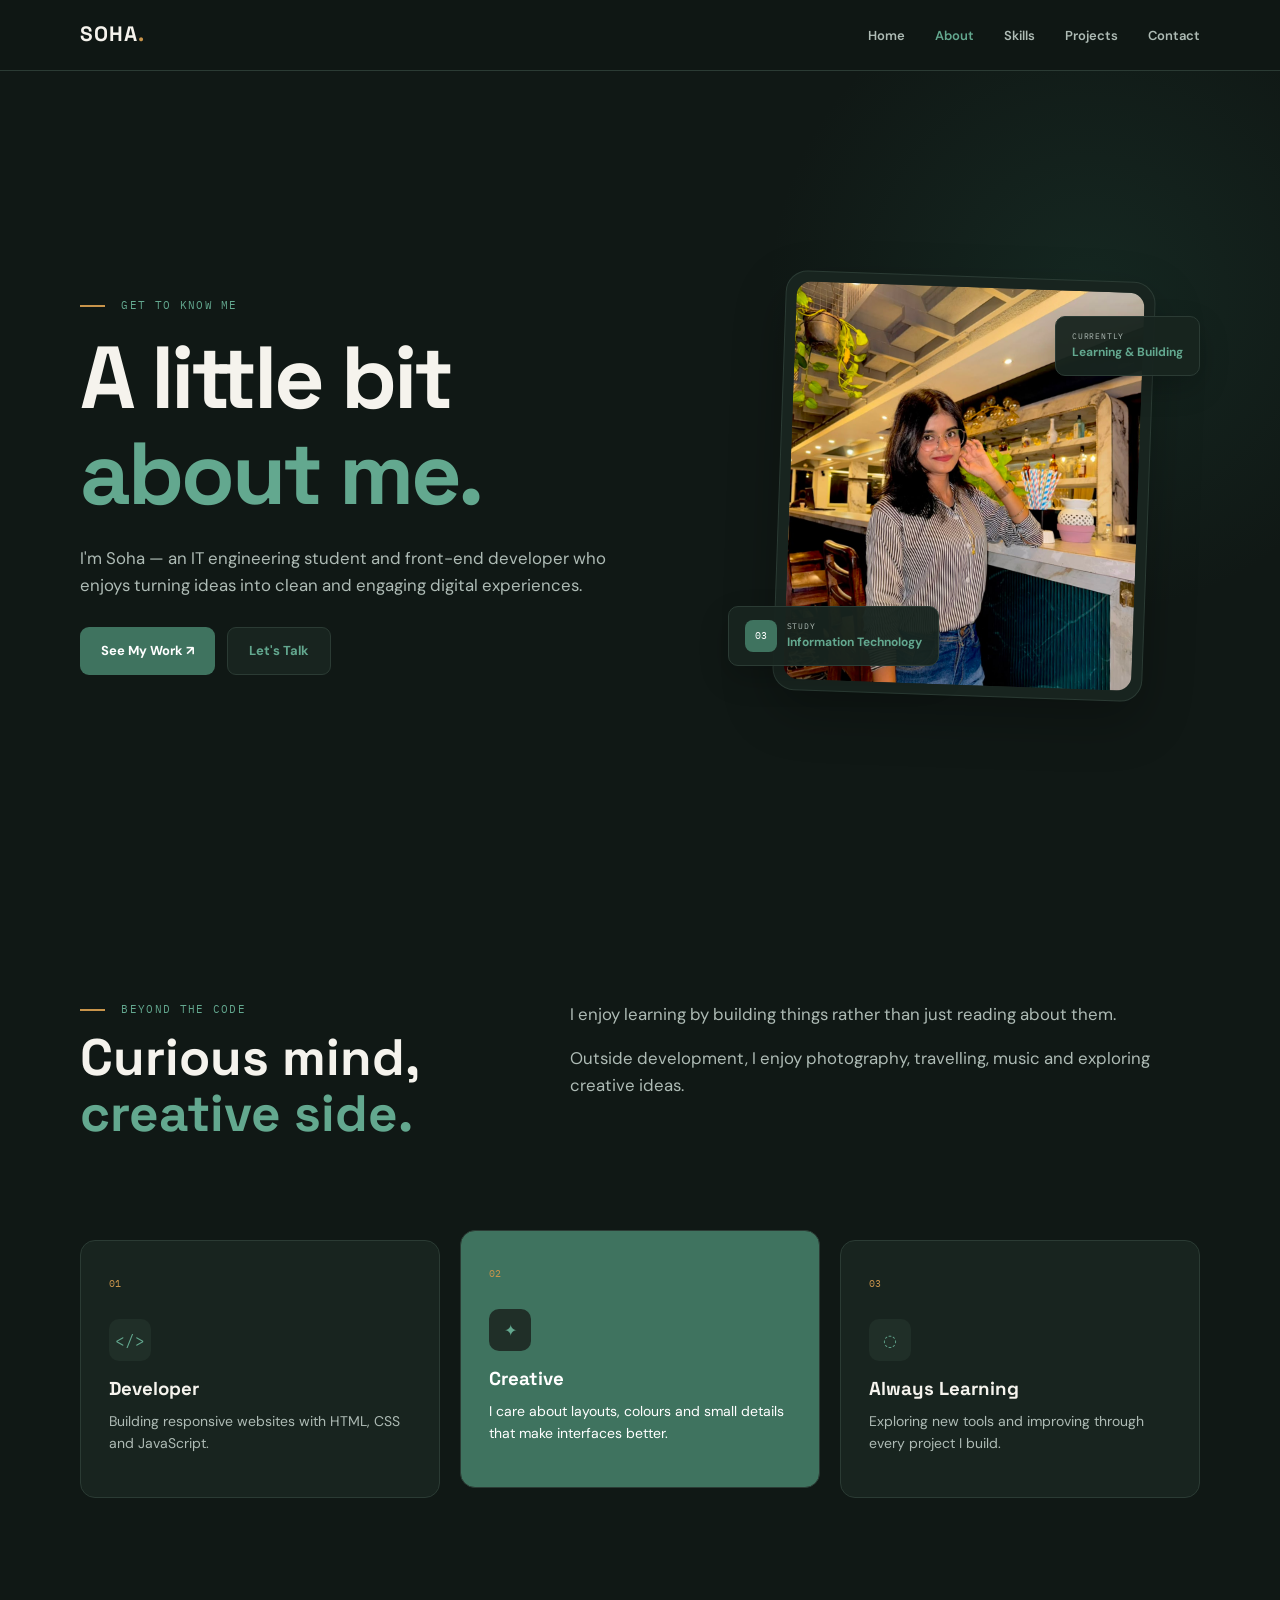
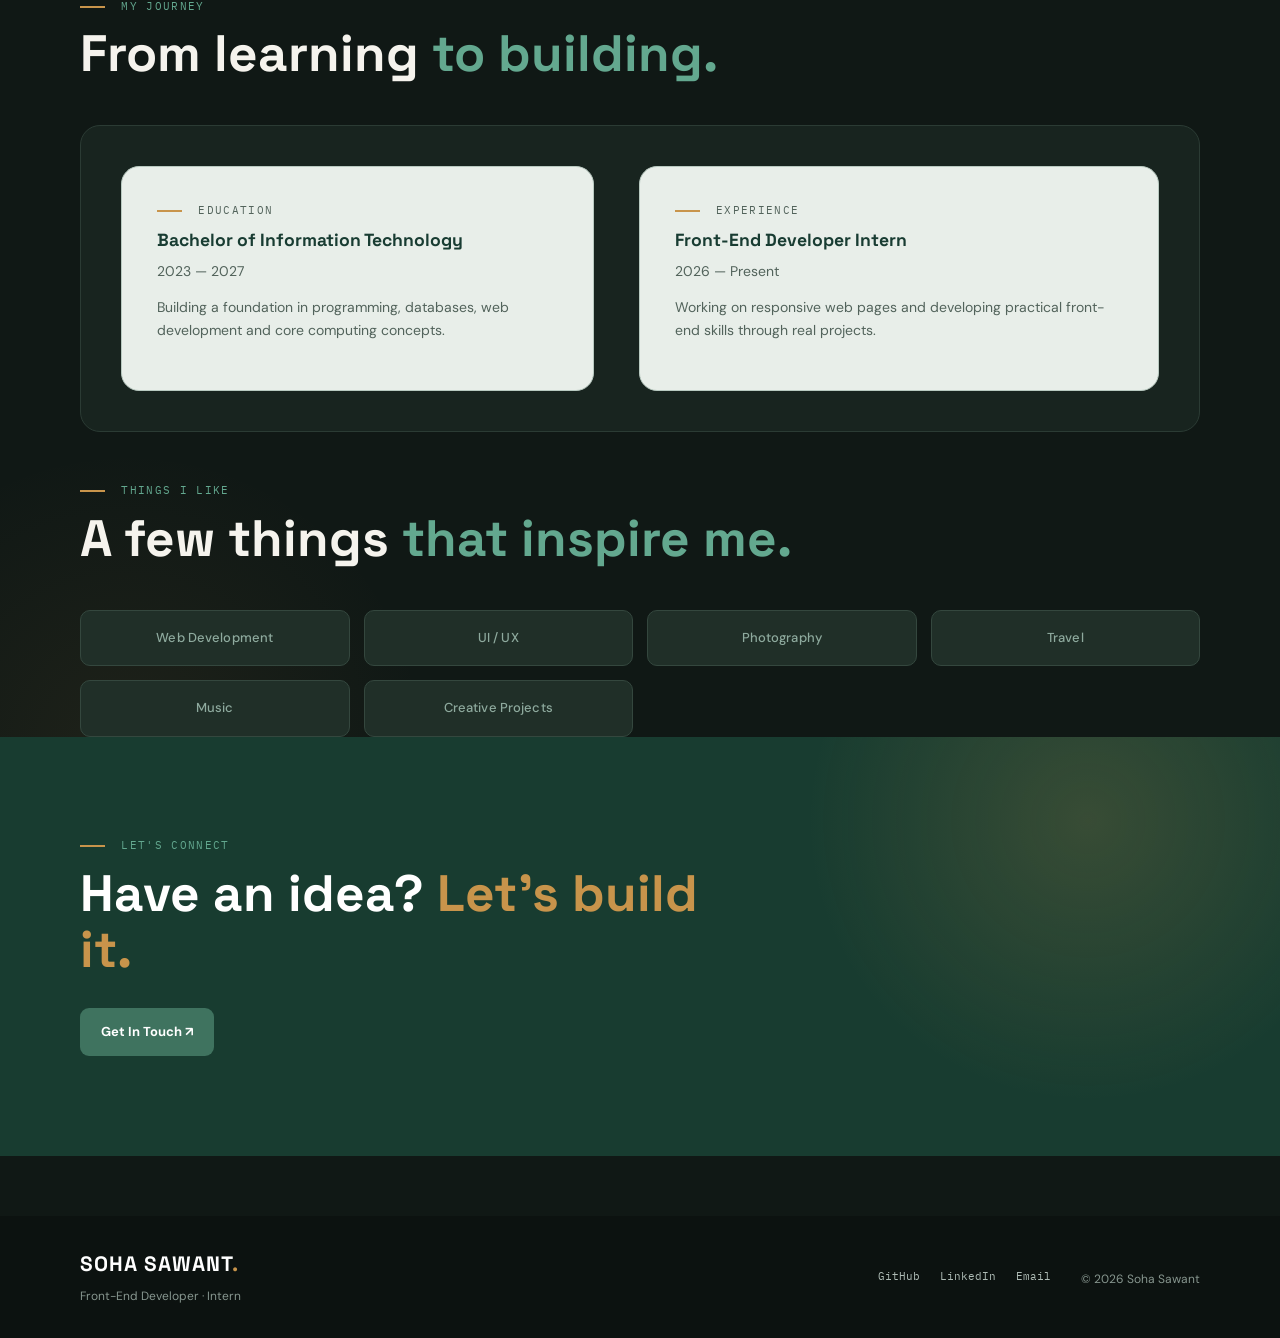
<file: about.html>
<!DOCTYPE html>
<html lang="en">
<head>
  <meta charset="UTF-8" />
  <meta name="viewport" content="width=device-width, initial-scale=1.0" />

  <title>About — Soha Sawant</title>

  <meta
    name="description"
    content="About Soha Sawant — IT engineering student and front-end developer."
  />

  <link rel="preconnect" href="https://fonts.googleapis.com">
  <link rel="preconnect" href="https://fonts.gstatic.com" crossorigin>

  <link
    href="https://fonts.googleapis.com/css2?family=DM+Sans:wght@400;500;600;700&family=Space+Grotesk:wght@500;600;700&family=IBM+Plex+Mono:wght@400;500&display=swap"
    rel="stylesheet"
  >

  <link rel="stylesheet" href="css/style.css" />
</head>

<body>

<!-- ================= NAVIGATION ================= -->

<nav class="site-nav">

  <div class="wrap nav-inner">

    <a href="index.html" class="brand">
      SOHA<span>.</span>
    </a>

    <ul class="nav-links">

      <li><a href="index.html">Home</a></li>

      <li><a href="about.html" aria-current="page">About</a></li>

      <li><a href="skills.html">Skills</a></li>

      <li><a href="projects.html">Projects</a></li>

      <li><a href="contact.html">Contact</a></li>

    </ul>

    <button
      class="hamburger"
      aria-label="Toggle menu"
      type="button"
    >
      <span></span>
      <span></span>
      <span></span>
    </button>

  </div>

</nav>


<main>

<!-- ================= ABOUT HERO ================= -->

<section class="hero about-hero">

  <div class="wrap hero-grid">

    <div class="hero-content">

      <p class="eyebrow">
        Get to know me
      </p>

      <h1>
        A little bit
        <span>about me.</span>
      </h1>

      <p class="tagline">
        I'm Soha — an IT engineering student and
        front-end developer who enjoys turning ideas
        into clean and engaging digital experiences.
      </p>

      <div class="cta-row">

        <a
          href="projects.html"
          class="btn btn-primary"
        >
          See My Work ↗
        </a>

        <a
          href="contact.html"
          class="btn btn-ghost"
        >
          Let's Talk
        </a>

      </div>

    </div>


    <!-- ABOUT VISUAL -->

    <div class="hero-visual">

      <div class="hero-photo">

        <img
          src="images/myimage.jpg.jpeg"
          alt="Soha Sawant"
        />

      </div>

      <div class="floating-card card-top">

        <span class="floating-label">
          CURRENTLY
        </span>

        <strong>
          Learning & Building
        </strong>

      </div>

      <div class="floating-card card-bottom">

        <span class="floating-number">
          03
        </span>

        <div>

          <small>STUDY</small>

          <strong>
            Information Technology
          </strong>

        </div>

      </div>

    </div>

  </div>

</section>


<!-- ================= QUICK FACTS ================= -->

<section class="intro-section">

  <div class="wrap">

    <div class="intro-grid">

      <div>

        <p class="eyebrow">
          Beyond the Code
        </p>

        <h2>
          Curious mind,
          <span>creative side.</span>
        </h2>

      </div>

      <div class="intro-copy">

        <p>
          I enjoy learning by building things rather than
          just reading about them.
        </p>

        <p>
          Outside development, I enjoy photography,
          travelling, music and exploring creative ideas.
        </p>

      </div>

    </div>


    <!-- INFO CARDS -->

    <div class="feature-grid">

      <article class="feature-card">

        <span class="feature-number">
          01
        </span>

        <div class="feature-icon">
          &lt;/&gt;
        </div>

        <h3>
          Developer
        </h3>

        <p>
          Building responsive websites with
          HTML, CSS and JavaScript.
        </p>

      </article>


      <article class="feature-card featured">

        <span class="feature-number">
          02
        </span>

        <div class="feature-icon">
          ✦
        </div>

        <h3>
          Creative
        </h3>

        <p>
          I care about layouts, colours and
          small details that make interfaces better.
        </p>

      </article>


      <article class="feature-card">

        <span class="feature-number">
          03
        </span>

        <div class="feature-icon">
          ◌
        </div>

        <h3>
          Always Learning
        </h3>

        <p>
          Exploring new tools and improving
          through every project I build.
        </p>

      </article>

    </div>

  </div>

</section>


<!-- ================= JOURNEY ================= -->

<section>

  <div class="wrap">

    <div class="section-head">

      <p class="eyebrow">
        My Journey
      </p>

      <h2>
        From learning
        <span>to building.</span>
      </h2>

    </div>


    <div class="about-grid">

      <div>

        <p class="eyebrow">
          Education
        </p>

        <h3>
          Bachelor of Information Technology
        </h3>

        <p class="muted">
          2023 — 2027
        </p>

        <p class="muted">
          Building a foundation in programming,
          databases, web development and core
          computing concepts.
        </p>

      </div>


      <div>

        <p class="eyebrow">
          Experience
        </p>

        <h3>
          Front-End Developer Intern
        </h3>

        <p class="muted">
          2026 — Present
        </p>

        <p class="muted">
          Working on responsive web pages and
          developing practical front-end skills
          through real projects.
        </p>

      </div>

    </div>

  </div>

</section>


<!-- ================= INTERESTS ================= -->

<section>

  <div class="wrap">

    <div class="section-head">

      <p class="eyebrow">
        Things I Like
      </p>

      <h2>
        A few things
        <span>that inspire me.</span>
      </h2>

    </div>

    <div class="interest-tags">

      <span>Web Development</span>

      <span>UI / UX</span>

      <span>Photography</span>

      <span>Travel</span>

      <span>Music</span>
      
      <span>Creative Projects</span>

    </div>

  </div>

</section>


<!-- ================= CTA ================= -->

<section class="home-cta">

  <div class="wrap">

    <p class="eyebrow">
      Let's Connect
    </p>

    <h2>
      Have an idea?
      <span>Let's build it.</span>
    </h2>

    <a
      href="contact.html"
      class="btn btn-primary"
    >
      Get In Touch ↗
    </a>

  </div>

</section>

</main>


<!-- ================= FOOTER ================= -->

<footer>

  <div class="wrap footer-inner">

    <div>

      <a href="index.html" class="footer-brand">
        SOHA SAWANT<span>.</span>
      </a>

      <p>
        Front-End Developer · Intern
      </p>

    </div>

    <div class="social-row">

      <a
        href="https://github.com/sohaa01"
        target="_blank"
        rel="noopener"
      >
        GitHub
      </a>

      <a
        href="https://linkedin.com/in/soha-sawant-56a708376"
        target="_blank"
        rel="noopener"
      >
        LinkedIn
      </a>

      <a href="mailto:sawantsoha035@gmail.com">
        Email
      </a>

    </div>

    <p class="copyright">
      © 2026 Soha Sawant
    </p>

  </div>

</footer>


<script src="js/main.js"></script>

</body>
</html>
</file>
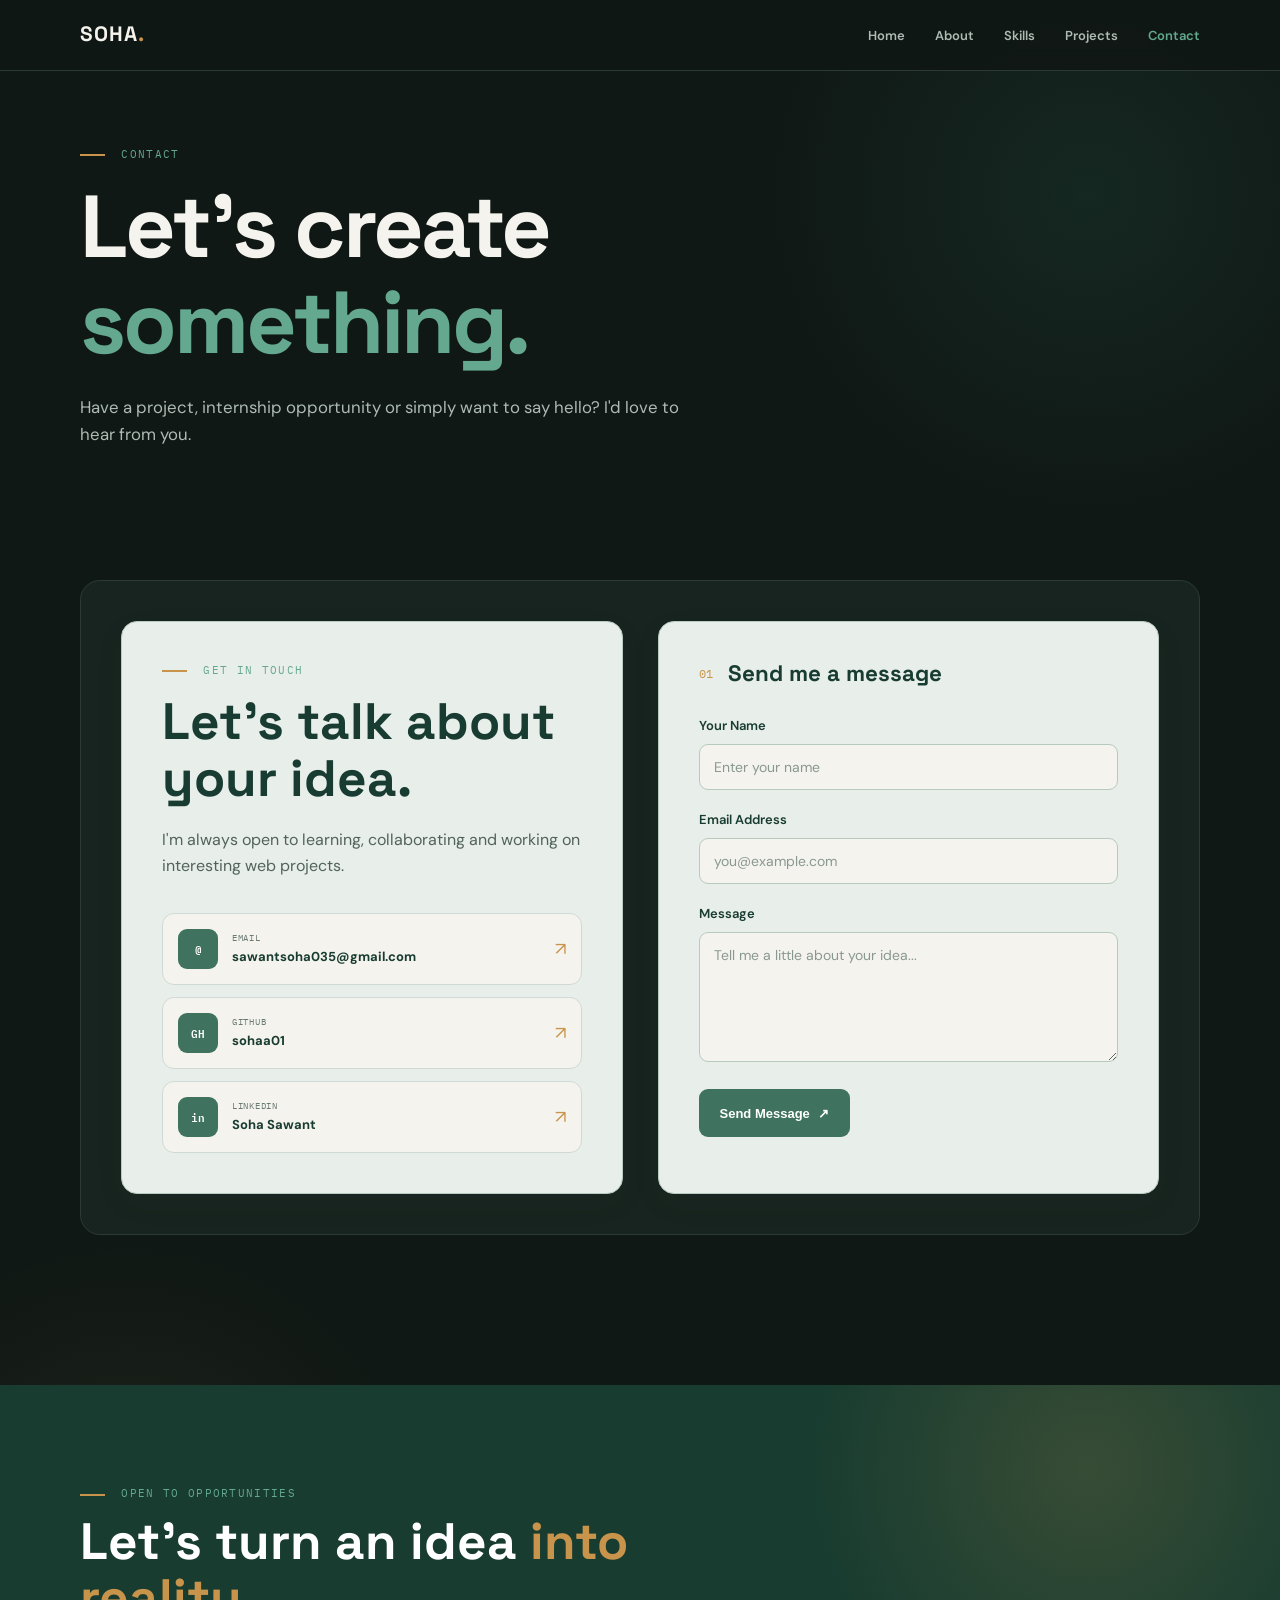
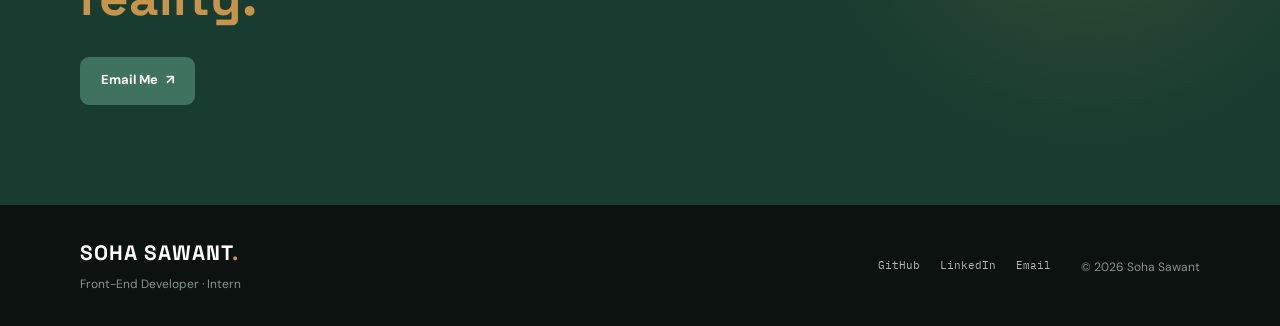
<file: contact.html>
<!DOCTYPE html>
<html lang="en">
<head>
<meta charset="UTF-8" />
<meta name="viewport" content="width=device-width, initial-scale=1.0" />

<title>Contact — Soha</title>

<link rel="preconnect" href="https://fonts.googleapis.com">
<link rel="preconnect" href="https://fonts.gstatic.com" crossorigin>

<link
  href="https://fonts.googleapis.com/css2?family=Space+Grotesk:wght@500;600;700&family=DM+Sans:wght@400;500;600;700&family=IBM+Plex+Mono:wght@400;500&display=swap"
  rel="stylesheet"
>

<link rel="stylesheet" href="css/style.css" />
</head>

<body>

<!-- ================= NAVIGATION ================= -->

<nav class="site-nav">

  <div class="wrap nav-inner">

    <a href="index.html" class="brand">
      SOHA<span>.</span>
    </a>

    <ul class="nav-links">

      <li>
        <a href="index.html">Home</a>
      </li>

      <li>
        <a href="about.html">About</a>
      </li>

      <li>
        <a href="skills.html">Skills</a>
      </li>

      <li>
        <a href="projects.html">Projects</a>
      </li>

      <li>
        <a href="contact.html" aria-current="page">Contact</a>
      </li>

    </ul>

    <button
      class="hamburger"
      aria-label="Toggle menu"
      type="button"
    >
      <span></span>
      <span></span>
      <span></span>
    </button>

  </div>

</nav>


<!-- ================= CONTACT HEADER ================= -->

<header class="page-header wrap">

  <p class="eyebrow">
    Contact
  </p>

  <h1>
    Let's create
    <span>something.</span>
  </h1>

  <p class="contact-intro">
    Have a project, internship opportunity or simply want to say hello?
    I'd love to hear from you.
  </p>

</header>


<!-- ================= CONTACT SECTION ================= -->

<section class="wrap contact-section">

  <div class="contact-grid">


    <!-- LEFT SIDE -->

    <div class="contact-card">

      <p class="eyebrow">
        Get in touch
      </p>

      <h2>
        Let's talk about
        <span>your idea.</span>
      </h2>

      <p class="contact-description">
        I'm always open to learning, collaborating and working
        on interesting web projects.
      </p>


      <div class="contact-details">

        <a
          href="mailto:sawantsoha035@gmail.com"
          class="contact-item"
        >

          <div class="contact-icon">
            @
          </div>

          <div>
            <small>Email</small>
            <strong>sawantsoha035@gmail.com</strong>
          </div>

          <span class="contact-arrow">↗</span>

        </a>


        <a
          href="https://github.com/sohaa01"
          target="_blank"
          rel="noopener"
          class="contact-item"
        >

          <div class="contact-icon">
            GH
          </div>

          <div>
            <small>GitHub</small>
            <strong>sohaa01</strong>
          </div>

          <span class="contact-arrow">↗</span>

        </a>


        <a
          href="https://linkedin.com/in/soha-sawant-56a708376"
          target="_blank"
          rel="noopener"
          class="contact-item"
        >

          <div class="contact-icon">
            in
          </div>

          <div>
            <small>LinkedIn</small>
            <strong>Soha Sawant</strong>
          </div>

          <span class="contact-arrow">↗</span>

        </a>

      </div>

    </div>


    <!-- RIGHT SIDE FORM -->

    <div class="contact-form-card">

      <div class="form-heading">

        <span>01</span>

        <h3>
          Send me a message
        </h3>

      </div>


      <form id="contact-form" novalidate>


        <div class="field">

          <label for="name">
            Your Name
          </label>

          <input
            type="text"
            id="name"
            name="name"
            placeholder="Enter your name"
          />

          <p class="error-msg">
            Please enter your full name.
          </p>

        </div>


        <div class="field">

          <label for="email">
            Email Address
          </label>

          <input
            type="email"
            id="email"
            name="email"
            placeholder="you@example.com"
          />

          <p class="error-msg">
            Please enter a valid email address.
          </p>

        </div>


        <div class="field">

          <label for="message">
            Message
          </label>

          <textarea
            id="message"
            name="message"
            rows="5"
            placeholder="Tell me a little about your idea..."
          ></textarea>

          <p class="error-msg">
            Message should be at least 10 characters.
          </p>

        </div>


        <button
          type="submit"
          class="btn btn-primary"
        >
          Send Message
          <span>↗</span>
        </button>


        <p
          id="form-status"
          class="form-status"
        ></p>

      </form>

    </div>

  </div>

</section>


<!-- ================= CTA ================= -->

<section class="home-cta contact-cta">

  <div class="wrap">

    <p class="eyebrow">
      Open to opportunities
    </p>

    <h2>
      Let's turn an idea
      <span>into reality.</span>
    </h2>

    <a
      href="mailto:sawantsoha035@gmail.com"
      class="btn btn-primary"
    >
      Email Me
      <span>↗</span>
    </a>

  </div>

</section>


<!-- ================= FOOTER ================= -->

<footer>

  <div class="wrap footer-inner">

    <div>

      <a
        href="index.html"
        class="footer-brand"
      >
        SOHA SAWANT<span>.</span>
      </a>

      <p>
        Front-End Developer · Intern
      </p>

    </div>


    <div class="social-row">

      <a
        href="https://github.com/sohaa01"
        target="_blank"
        rel="noopener"
      >
        GitHub
      </a>

      <a
        href="https://linkedin.com/in/soha-sawant-56a708376"
        target="_blank"
        rel="noopener"
      >
        LinkedIn
      </a>

      <a href="mailto:sawantsoha035@gmail.com">
        Email
      </a>

    </div>


    <p class="copyright">
      © 2026 Soha Sawant
    </p>

  </div>

</footer>


<script src="js/main.js"></script>

</body>
</html>
</file>
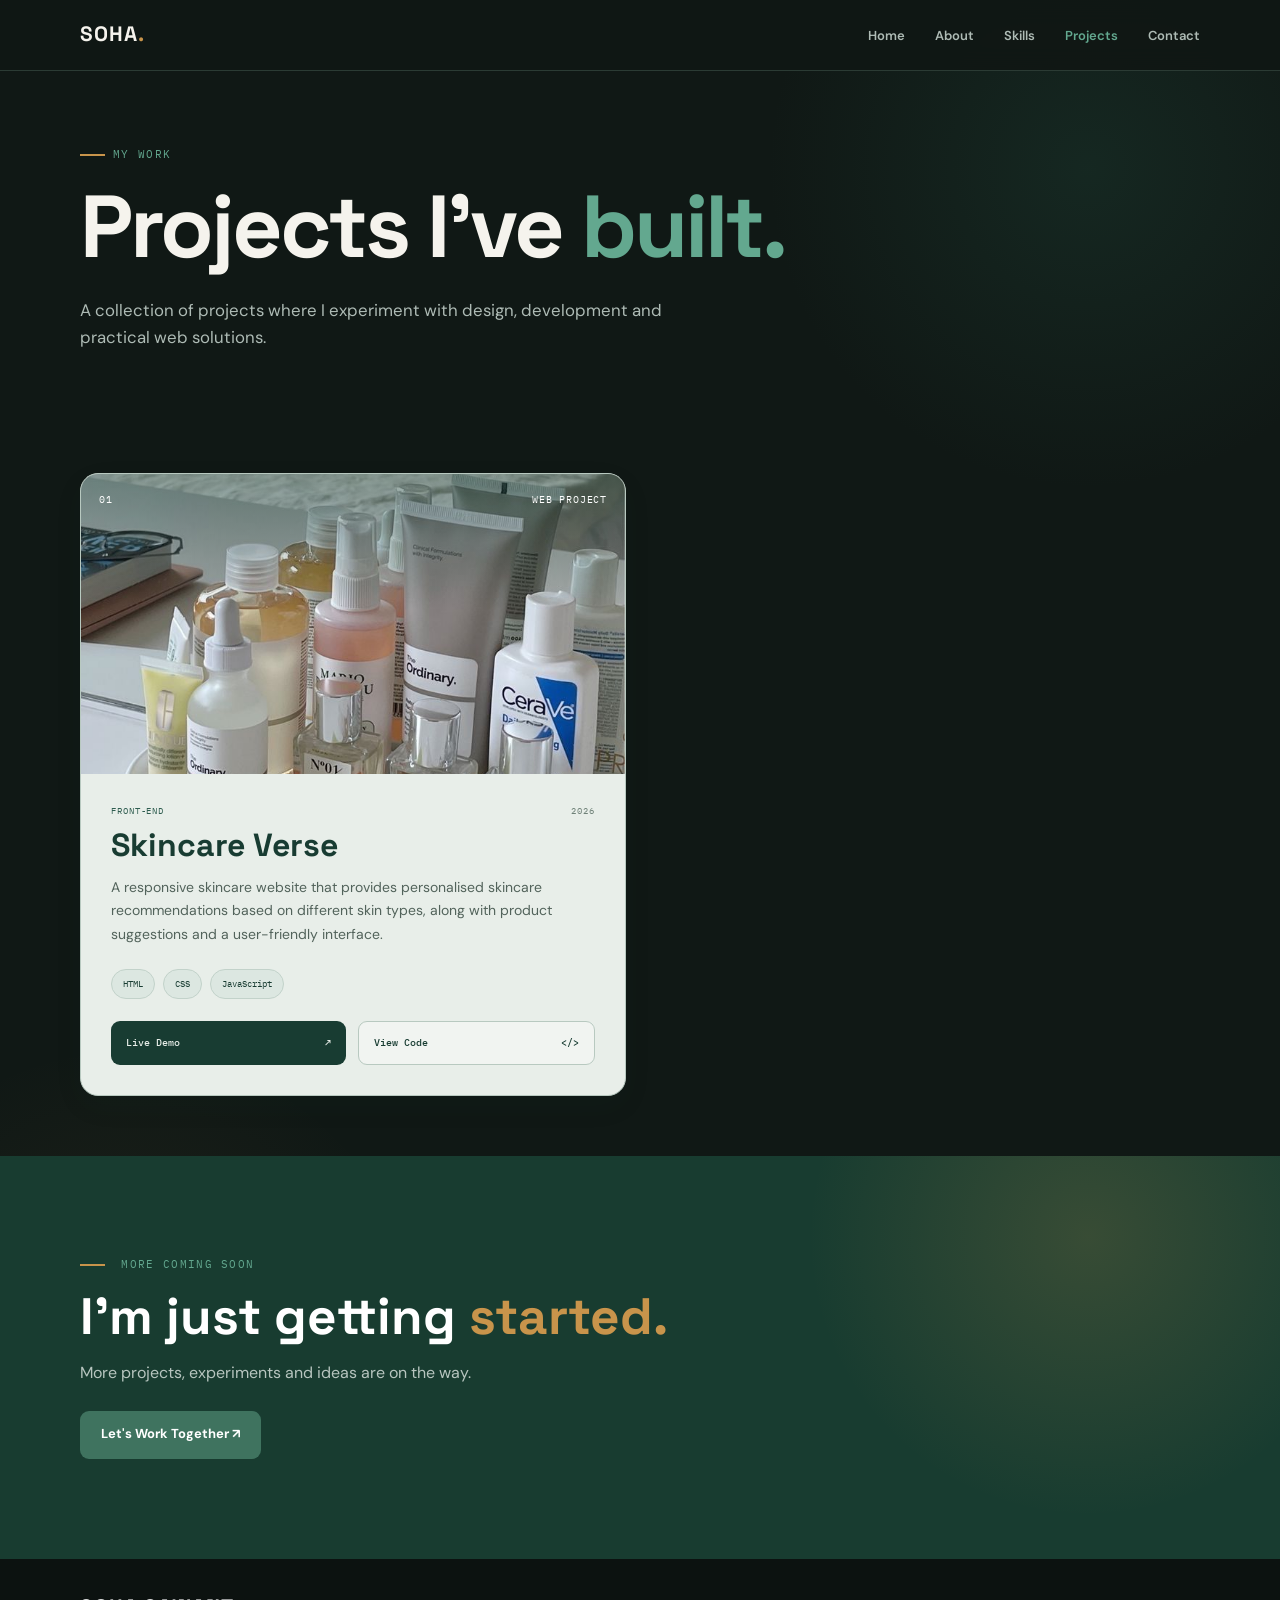
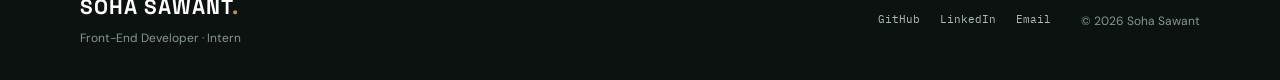
<file: projects.html>
<!DOCTYPE html>
<html lang="en">
<head>
<meta charset="UTF-8" />
<meta name="viewport" content="width=device-width, initial-scale=1.0" />

<title>Projects — Soha</title>

<link rel="preconnect" href="https://fonts.googleapis.com">
<link rel="preconnect" href="https://fonts.gstatic.com" crossorigin>

<link
  href="https://fonts.googleapis.com/css2?family=DM+Sans:wght@400;500;600;700&family=Space+Grotesk:wght@500;600;700&family=IBM+Plex+Mono:wght@400;500&display=swap"
  rel="stylesheet"
>

<link rel="stylesheet" href="css/style.css" />
</head>

<body>

<!-- ================= NAVIGATION ================= -->

<nav class="site-nav">

  <div class="wrap nav-inner">

    <a href="index.html" class="brand">
      SOHA<span>.</span>
    </a>

    <ul class="nav-links">

      <li>
        <a href="index.html">Home</a>
      </li>

      <li>
        <a href="about.html">About</a>
      </li>

      <li>
        <a href="skills.html">Skills</a>
      </li>

      <li>
        <a href="projects.html" aria-current="page">Projects</a>
      </li>

      <li>
        <a href="contact.html">Contact</a>
      </li>

    </ul>

    <button
      class="hamburger"
      aria-label="Toggle menu"
      type="button"
    >
      <span></span>
      <span></span>
      <span></span>
    </button>

  </div>

</nav>


<!-- ================= PAGE HEADER ================= -->

<header class="page-header wrap">

  <p class="eyebrow">My Work</p>

  <h1>
    Projects I've
    <span>built.</span>
  </h1>

  <p class="projects-intro">
    A collection of projects where I experiment with
    design, development and practical web solutions.
  </p>

</header>


<!-- ================= PROJECTS ================= -->

<section class="projects-section">

  <div class="wrap">

    <div class="project-grid">


      <!-- PROJECT 01 -->

      <article class="project-card">

        <div class="project-thumb">

          <img
            src="images/project1.jpg.jpg"
            alt="Skincare Verse website preview"
          />

          <div class="project-overlay">
            <span>01</span>
            <span>WEB PROJECT</span>
          </div>

        </div>


        <div class="project-body">

          <div class="project-top">

            <span class="project-type">
              FRONT-END
            </span>

            <span class="project-year">
              2026
            </span>

          </div>


          <h2>
            Skincare Verse
          </h2>


          <p>
            A responsive skincare website that provides
            personalised skincare recommendations based
            on different skin types, along with product
            suggestions and a user-friendly interface.
          </p>


          <div class="tech-tags">

            <span>HTML</span>
            <span>CSS</span>
            <span>JavaScript</span>

          </div>


          <div class="project-links">

            <a
              href="https://skincare-verse.vercel.app/"
              target="_blank"
              rel="noopener"
              class="project-btn live-btn"
            >
              <span>Live Demo</span>
              <span>↗</span>
            </a>


            <a
              href="https://github.com/sohaa01/skincare-verse"
              target="_blank"
              rel="noopener"
              class="project-btn code-btn"
            >
              <span>View Code</span>
              <span>&lt;/&gt;</span>
            </a>

          </div>

        </div>

      </article>


      <!-- ADD FUTURE PROJECTS HERE -->

    </div>

  </div>

</section>


<!-- ================= PROJECT CTA ================= -->

<section class="project-cta">

  <div class="wrap">

    <p class="eyebrow">
      More coming soon
    </p>

    <h2>
      I'm just getting
      <span>started.</span>
    </h2>

    <p>
      More projects, experiments and ideas are on the way.
    </p>

    <a href="contact.html" class="btn btn-primary">
      Let's Work Together ↗
    </a>

  </div>

</section>


<!-- ================= FOOTER ================= -->

<footer>

  <div class="wrap footer-inner">

    <div>

      <a href="index.html" class="footer-brand">
        SOHA SAWANT<span>.</span>
      </a>

      <p>
        Front-End Developer · Intern
      </p>

    </div>


    <div class="social-row">

      <a
        href="https://github.com/sohaa01"
        target="_blank"
        rel="noopener"
      >
        GitHub
      </a>

      <a
        href="https://linkedin.com/in/soha-sawant-56a708376"
        target="_blank"
        rel="noopener"
      >
        LinkedIn
      </a>

      <a href="mailto:sawantsoha035@gmail.com">
        Email
      </a>

    </div>


    <p class="copyright">
      © 2026 Soha Sawant
    </p>

  </div>

</footer>


<script src="js/main.js"></script>

</body>
</html>
</file>
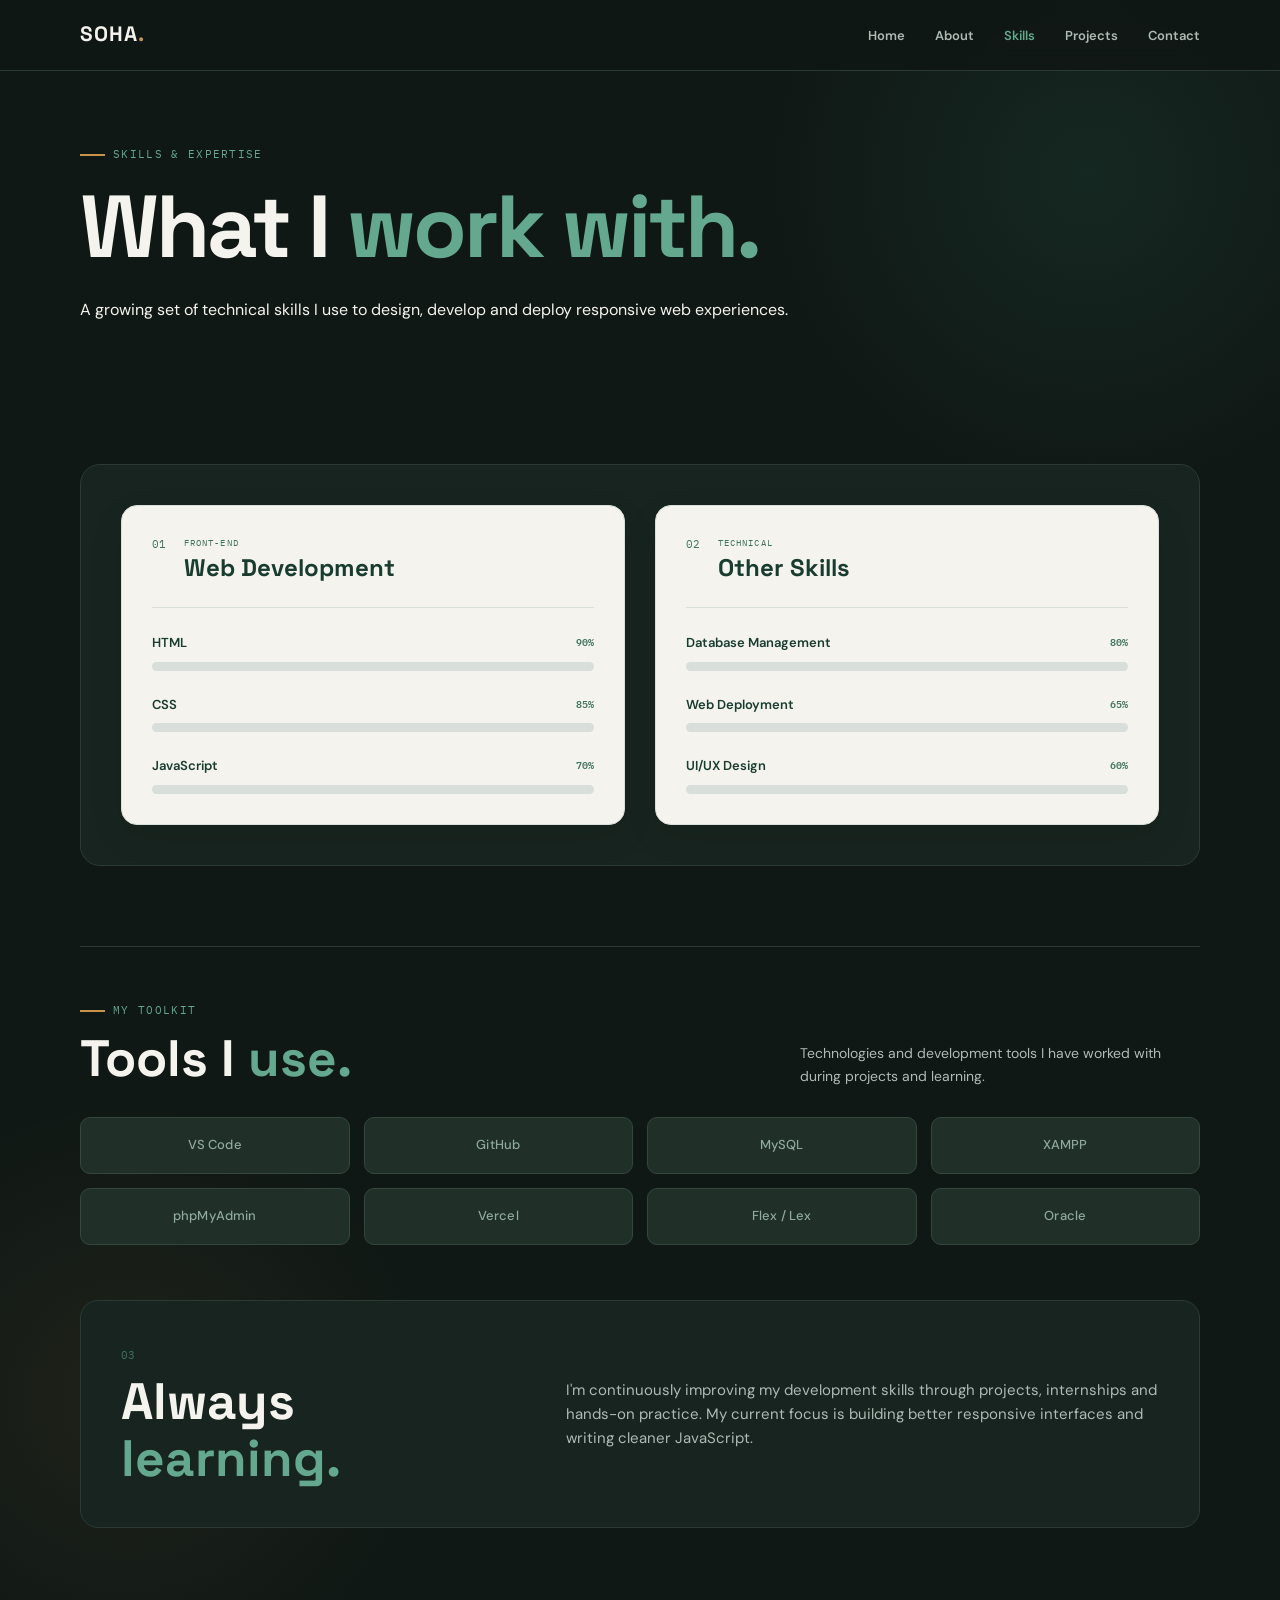
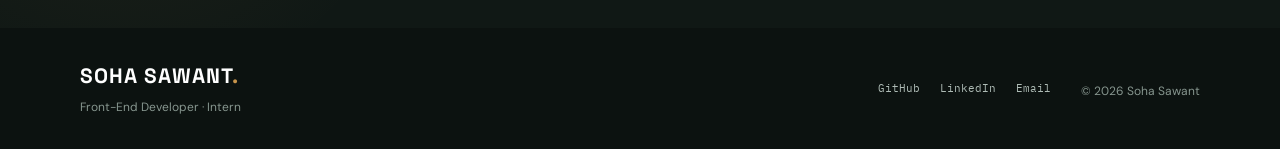
<file: skills.html>
<!DOCTYPE html>
<html lang="en">
<head>
<meta charset="UTF-8" />
<meta name="viewport" content="width=device-width, initial-scale=1.0" />

<title>Skills — Soha</title>

<link rel="preconnect" href="https://fonts.googleapis.com">
<link href="https://fonts.googleapis.com/css2?family=DM+Sans:wght@400;500;600;700&family=Space+Grotesk:wght@500;600;700&family=IBM+Plex+Mono:wght@400;500&display=swap" rel="stylesheet">

<link rel="stylesheet" href="css/style.css" />
</head>

<body>

<!-- ================= NAVIGATION ================= -->

<nav class="site-nav">

  <div class="wrap nav-inner">

    <a href="index.html" class="brand">
      SOHA<span>.</span>
    </a>

    <ul class="nav-links">

      <li>
        <a href="index.html">Home</a>
      </li>

      <li>
        <a href="about.html">About</a>
      </li>

      <li>
        <a href="skills.html" aria-current="page">Skills</a>
      </li>

      <li>
        <a href="projects.html">Projects</a>
      </li>

      <li>
        <a href="contact.html">Contact</a>
      </li>

    </ul>

    <button
      class="hamburger"
      aria-label="Toggle menu"
      type="button"
    >
      <span></span>
      <span></span>
      <span></span>
    </button>

  </div>

</nav>


<!-- ================= PAGE HEADER ================= -->

<header class="page-header wrap">

  <p class="eyebrow">Skills & Expertise</p>

  <h1>
    What I
    <span>work with.</span>
  </h1>

  <p class="skills-intro">
    A growing set of technical skills I use to design,
    develop and deploy responsive web experiences.
  </p>

</header>


<!-- ================= SKILLS ================= -->

<section class="skills-section">

  <div class="wrap">

    <div class="skills-grid">


      <!-- FRONT END -->

      <div class="skills-card">

        <div class="skills-card-head">

          <span class="skill-number">01</span>

          <div>
            <p class="skill-category">FRONT-END</p>
            <h2>Web Development</h2>
          </div>

        </div>


        <div class="skill-row">

          <div class="label-row">
            <span>HTML</span>
            <span>90%</span>
          </div>

          <div class="bar">
            <div
              class="bar-fill"
              data-level="90"
            ></div>
          </div>

        </div>


        <div class="skill-row">

          <div class="label-row">
            <span>CSS</span>
            <span>85%</span>
          </div>

          <div class="bar">
            <div
              class="bar-fill"
              data-level="85"
            ></div>
          </div>

        </div>


        <div class="skill-row">

          <div class="label-row">
            <span>JavaScript</span>
            <span>70%</span>
          </div>

          <div class="bar">
            <div
              class="bar-fill"
              data-level="70"
            ></div>
          </div>

        </div>

      </div>


      <!-- OTHER SKILLS -->

      <div class="skills-card">

        <div class="skills-card-head">

          <span class="skill-number">02</span>

          <div>
            <p class="skill-category">TECHNICAL</p>
            <h2>Other Skills</h2>
          </div>

        </div>


        <div class="skill-row">

          <div class="label-row">
            <span>Database Management</span>
            <span>80%</span>
          </div>

          <div class="bar">
            <div
              class="bar-fill"
              data-level="80"
            ></div>
          </div>

        </div>


        <div class="skill-row">

          <div class="label-row">
            <span>Web Deployment</span>
            <span>65%</span>
          </div>

          <div class="bar">
            <div
              class="bar-fill"
              data-level="65"
            ></div>
          </div>

        </div>


        <div class="skill-row">

          <div class="label-row">
            <span>UI/UX Design</span>
            <span>60%</span>
          </div>

          <div class="bar">
            <div
              class="bar-fill"
              data-level="60"
            ></div>
          </div>

        </div>

      </div>

    </div>


    <!-- ================= TOOLS ================= -->

    <div class="tools-section">

      <div class="tools-heading">

        <div>
          <p class="eyebrow">My Toolkit</p>

          <h2>
            Tools I
            <span>use.</span>
          </h2>
        </div>

        <p>
          Technologies and development tools
          I have worked with during projects and learning.
        </p>

      </div>


      <div class="tool-list">

        <span>VS Code</span>

        <span>GitHub</span>

        <span>MySQL</span>

        <span>XAMPP</span>

        <span>phpMyAdmin</span>

        <span>Vercel</span>

        <span>Flex / Lex</span>

        <span>Oracle</span>

      </div>

    </div>


    <!-- ================= LEARNING CARD ================= -->

    <div class="learning-card">

      <div>

        <span class="skill-number">03</span>

        <h2>
          Always
          <span>learning.</span>
        </h2>

      </div>

      <p>
        I'm continuously improving my development skills
        through projects, internships and hands-on practice.
        My current focus is building better responsive
        interfaces and writing cleaner JavaScript.
      </p>

    </div>

  </div>

</section>


<!-- ================= FOOTER ================= -->

<footer>

  <div class="wrap footer-inner">

    <div>

      <a href="index.html" class="footer-brand">
        SOHA SAWANT<span>.</span>
      </a>

      <p>
        Front-End Developer · Intern
      </p>

    </div>


    <div class="social-row">

      <a
        href="https://github.com/sohaa01"
        target="_blank"
        rel="noopener"
      >
        GitHub
      </a>

      <a
        href="https://linkedin.com/in/soha-sawant-56a708376"
        target="_blank"
        rel="noopener"
      >
        LinkedIn
      </a>

      <a href="mailto:sawantsoha035@gmail.com">
        Email
      </a>

    </div>


    <p class="copyright">
      © 2026 Soha Sawant
    </p>

  </div>

</footer>


<script src="js/main.js"></script>

</body>
</html>
</file>
<file: css/style.css>
/* =========================================================
   SOHA — PORTFOLIO
   CLEAN PROFESSIONAL DARK THEME
========================================================= */


/* =========================================================
   ROOT
========================================================= */

:root {
  --bg: #101815;
  --surface: #18241f;
  --surface-light: #202f28;

  --white: #f5f3ed;
  --text: #f5f3ed;
  --muted: #aebbb5;

  --green: #3f735f;
  --green-light: #63a88f;
  --green-bright: #78b59f;
  --dark-green: #183c30;

  --gold: #c8944b;

  --border: #2b3b34;
  --border-light: #34473e;

  --heading: "Space Grotesk", sans-serif;
  --body: "DM Sans", sans-serif;
  --mono: "IBM Plex Mono", monospace;
}


/* =========================================================
   RESET
========================================================= */

* {
  box-sizing: border-box;
}

html {
  scroll-behavior: smooth;
}

body {
  margin: 0;
  overflow-x: hidden;

  background:
    radial-gradient(
      circle at 85% 10%,
      rgba(40, 95, 77, 0.22),
      transparent 320px
    ),
    radial-gradient(
      circle at 10% 80%,
      rgba(200, 148, 75, 0.08),
      transparent 300px
    ),
    var(--bg);

  color: var(--text);
  font-family: var(--body);
  line-height: 1.6;
}

a {
  text-decoration: none;
  color: inherit;
}

img {
  display: block;
  max-width: 100%;
}

section[id] {
  scroll-margin-top: 90px;
}

main {
  padding-bottom: 60px;
}


/* =========================================================
   LAYOUT
========================================================= */

.wrap {
  width: min(1120px, calc(100% - 64px));
  margin: auto;
}


/* =========================================================
   TYPOGRAPHY
========================================================= */

h1,
h2,
h3 {
  margin-top: 0;
  color: var(--text);
  font-family: var(--heading);
  line-height: 1.1;
}

h1 {
  margin: 15px 0 22px;
  font-size: clamp(3rem, 7vw, 5.5rem);
  letter-spacing: -3px;
}

h2 {
  font-size: clamp(2rem, 4vw, 3.3rem);
}

h3 {
  margin-bottom: 10px;
}

p {
  margin-top: 0;
}

h1 span,
h2 span {
  color: var(--green-light);
}

.muted,
.tagline,
.project-card p,
.feature-card p {
  color: var(--muted);
}

.eyebrow {
  color: var(--green-light);
  font-family: var(--mono);
  font-size: 11px;
  letter-spacing: .12em;
  text-transform: uppercase;
}

.eyebrow::before {
  content: "";
  display: inline-block;

  width: 25px;
  height: 2px;
  margin-right: 8px;

  vertical-align: middle;
  background: var(--gold);
}


/* =========================================================
   NAVIGATION
========================================================= */

.site-nav {
  position: sticky;
  top: 0;
  z-index: 100;

  background: rgba(16, 24, 21, .95);
  backdrop-filter: blur(12px);

  border-bottom: 1px solid var(--border);
}

.nav-inner {
  min-height: 70px;

  display: flex;
  align-items: center;
  justify-content: space-between;
}

.brand,
.footer-brand {
  font-family: var(--heading);
  font-weight: 700;
  font-size: 1.3rem;
  letter-spacing: .05em;
}

.brand span,
.footer-brand span {
  color: var(--gold);
}

.nav-links {
  display: flex;
  gap: 30px;

  list-style: none;
  margin: 0;
  padding: 0;
}

.nav-links a {
  color: var(--muted);
  font-size: 13px;
  font-weight: 600;

  transition: color .2s ease;
}

.nav-links a:hover,
.nav-links a[aria-current="page"] {
  color: var(--green-light);
}

.hamburger {
  display: none;

  padding: 8px;

  background: var(--surface);
  border: 1px solid var(--border);
  border-radius: 8px;

  cursor: pointer;
}

.hamburger span {
  display: block;

  width: 21px;
  height: 2px;
  margin: 4px;

  background: var(--text);
}


/* =========================================================
   HERO
========================================================= */

.hero {
  position: relative;

  min-height: calc(100vh - 70px);
  padding: 100px 0;

  display: flex;
  align-items: center;

  background: transparent;
}

.hero-grid {
  display: grid;
  grid-template-columns: 1.1fr .9fr;

  align-items: center;
  gap: 70px;
}

.availability {
  display: inline-flex;
  align-items: center;
  gap: 8px;

  padding: 7px 12px;

  border: 1px solid var(--border);
  border-radius: 30px;

  background: var(--surface);

  color: var(--green-light);
  font-family: var(--mono);
  font-size: 10px;
}

.hero .availability {
  margin-top: 20px;
  margin-bottom: 28px;
}

.availability-dot {
  width: 7px;
  height: 7px;

  border-radius: 50%;
  background: #4ba66e;
}

.tagline {
  max-width: 590px;
  font-size: 1.05rem;
}

.hero .tagline strong {
  color: var(--green-light);
}

.cta-row {
  display: flex;
  gap: 12px;
  flex-wrap: wrap;

  margin-top: 28px;
}

.btn {
  display: inline-flex;
  align-items: center;
  justify-content: center;
  gap: 8px;

  min-height: 48px;
  padding: 12px 21px;

  border-radius: 9px;

  font-size: 13px;
  font-weight: 700;

  transition: .2s ease;
}

.btn-primary {
  background: var(--green);
  color: white;
}

.btn-primary:hover {
  background: var(--dark-green);
  transform: translateY(-2px);
}

.btn-ghost {
  background: var(--surface);
  color: var(--green-light);

  border: 1px solid var(--border);
}

.btn-ghost:hover {
  background: var(--surface-light);
  border-color: var(--green-light);
}

.social-row {
  display: flex;
  gap: 20px;
  flex-wrap: wrap;

  margin-top: 25px;
}

.social-row a {
  color: var(--muted);

  font-family: var(--mono);
  font-size: 11px;

  transition: color .2s ease;
}

.social-row a:hover {
  color: var(--green-light);
}


/* =========================================================
   HERO PHOTO
========================================================= */

.hero-visual {
  position: relative;

  min-height: 470px;

  display: flex;
  align-items: center;
  justify-content: center;
}

.hero-photo {
  width: min(100%, 370px);
  aspect-ratio: .88 / 1;

  padding: 10px;

  background: var(--surface);
  border: 1px solid var(--border);
  border-radius: 22px;

  box-shadow: 0 20px 50px rgba(0, 0, 0, .25);

  transform: rotate(2deg);
}

.hero-photo img {
  width: 100%;
  height: 100%;

  object-fit: cover;

  border-radius: 15px;
}

.visual-circle {
  position: absolute;

  width: 360px;
  height: 360px;

  border: 1px solid #36594d;
  border-radius: 50%;

  z-index: -1;
}

.hero-orb {
  position: absolute;
  border-radius: 50%;
  z-index: -2;
}

.hero-orb-one {
  width: 220px;
  height: 220px;

  right: -70px;
  top: 20px;

  background: rgba(200, 148, 75, .12);
}

.hero-orb-two {
  width: 160px;
  height: 160px;

  left: -80px;
  bottom: 30px;

  background: rgba(40, 95, 77, .12);
}


/* =========================================================
   FLOATING CARDS
========================================================= */

.floating-card {
  position: absolute;

  padding: 13px 16px;

  background: rgba(24, 36, 31, .95);
  border: 1px solid var(--border);
  border-radius: 10px;

  box-shadow: 0 12px 30px rgba(0, 0, 0, .2);

  font-size: 12px;
}

.card-top {
  top: 65px;
  right: 0;
}

.card-bottom {
  bottom: 55px;
  left: 0;

  display: flex;
  align-items: center;
  gap: 10px;
}

.floating-label,
.floating-card small {
  display: block;

  color: var(--muted);

  font-family: var(--mono);
  font-size: 8px;
  letter-spacing: .1em;
}

.floating-card strong {
  color: var(--green-light);
}

.floating-number {
  width: 32px;
  height: 32px;

  display: grid;
  place-items: center;

  background: var(--green);
  color: white;

  border-radius: 8px;

  font-family: var(--mono);
  font-size: 10px;
}


/* =========================================================
   MARQUEE
========================================================= */

.marquee-section {
  overflow: hidden;

  padding: 18px 0;

  background: var(--dark-green);
  color: white;
}

.marquee-track {
  display: flex;
  align-items: center;

  width: max-content;
  gap: 28px;

  white-space: nowrap;

  animation: move 20s linear infinite;
}

.marquee-track span {
  font-family: var(--mono);
  font-size: 11px;
  letter-spacing: .1em;
}

.marquee-track b {
  color: var(--gold);
}

@keyframes move {
  from {
    transform: translateX(0);
  }

  to {
    transform: translateX(-30%);
  }
}


/* =========================================================
   INTRO / HOME
========================================================= */

.intro-section {
  padding: 100px 0;
}

.intro-grid {
  display: grid;
  grid-template-columns: .8fr 1.2fr;

  gap: 70px;

  margin-bottom: 55px;
}

.intro-copy {
  color: var(--muted);
  font-size: 1.05rem;
}

.text-link {
  display: inline-block;

  margin-top: 10px;

  color: var(--green-light);

  font-family: var(--mono);
  font-size: 12px;
}

.text-link:hover {
  color: var(--gold);
}


/* =========================================================
   FEATURE CARDS
========================================================= */

.feature-grid {
  display: grid;
  grid-template-columns: repeat(3, 1fr);

  gap: 20px;
}

.feature-card {
  min-height: 230px;

  padding: 28px;

  background: var(--surface);
  border: 1px solid var(--border);
  border-radius: 15px;

  transition: .25s ease;
}

.feature-card:hover {
  transform: translateY(-6px);

  box-shadow: 0 18px 40px rgba(0, 0, 0, .2);
}

.feature-card.featured {
  background: var(--green);
  color: white;

  transform: translateY(-10px);
}

.feature-card.featured:hover {
  transform: translateY(-15px);
}

.feature-card.featured h3,
.feature-card.featured p {
  color: white;
}

.feature-number {
  color: var(--gold);

  font-family: var(--mono);
  font-size: 10px;
}

.feature-icon {
  width: 42px;
  height: 42px;

  display: grid;
  place-items: center;

  margin: 25px 0 18px;

  border-radius: 10px;

  background: var(--surface-light);
  color: var(--green-light);

  font-family: var(--mono);
}

.feature-card p {
  font-size: 14px;
}


/* =========================================================
   HOME CTA
========================================================= */

.home-cta,
.project-cta {
  background:
    radial-gradient(
      circle at 85% 20%,
      rgba(200, 148, 75, .18),
      transparent 280px
    ),
    var(--dark-green);

  color: white;
}

.home-cta {
  padding: 100px 0;
}

.home-cta h2,
.project-cta h2 {
  color: white;
}

.home-cta h2 {
  max-width: 650px;
  margin-bottom: 30px;
}

.home-cta h2 span,
.project-cta h2 span {
  color: var(--gold);
}


/* =========================================================
   PAGE HEADER
========================================================= */

.page-header {
  padding: 75px 0 55px;
}

.page-header h1 {
  max-width: 800px;
}


/* =========================================================
   SHARED DARK CARDS
========================================================= */

.about-grid,
.skills-grid,
.contact-grid {
  background: var(--surface);

  border: 1px solid var(--border);
  border-radius: 20px;
}


/* =========================================================
   ABOUT PAGE
========================================================= */

.about-grid {
  display: grid;
  grid-template-columns: 1fr 1.1fr;

  gap: 45px;

  padding: 40px;

  margin-top: 30px;
  margin-bottom: 50px;
}

.about-grid > div {
  background: #edf4ef;

  padding: 35px;

  border: 1px solid #d5e2da;
  border-radius: 18px;

  transition: .25s ease;
}

.about-grid > div:hover {
  transform: translateY(-5px);

  box-shadow: 0 18px 40px rgba(0, 0, 0, .18);
}

.about-grid h2 {
  margin-top: 0;

  color: var(--dark-green);
  font-size: 1.8rem;
}

.about-grid h3 {
  color: var(--green);
  font-size: 1.1rem;
}

.muted {
  color: var(--muted);
  font-size: 14px;
}


/* =========================================================
   INTEREST TAGS
========================================================= */

.interest-tags {
  display: flex;
  flex-wrap: wrap;
  gap: 10px;

  margin-top: 18px;
}

.interest-tags span {
  padding: 9px 14px;

  background: var(--surface-light);
  border: 1px solid var(--border-light);
  border-radius: 20px;

  color: var(--green-bright);

  font-size: 12px;
  font-weight: 600;

  transition: .2s ease;
}

.interest-tags span:hover {
  background: var(--green);
  color: white;

  transform: translateY(-3px);
}


/* =========================================================
   TIMELINE
========================================================= */

.timeline {
  position: relative;

  margin-top: 25px;
  padding-left: 25px;

  border-left: 2px solid #36594d;
}

.timeline-item {
  position: relative;

  margin-bottom: 18px;
  padding: 22px;

  background: #fff;

  border-left: 4px solid var(--gold);
  border-radius: 12px;

  transition: .2s ease;
}

.timeline-item:last-child {
  margin-bottom: 0;
}

.timeline-item::before {
  content: "";

  position: absolute;

  left: -34px;
  top: 24px;

  width: 12px;
  height: 12px;

  background: var(--gold);

  border: 3px solid var(--bg);
  border-radius: 50%;
}

.timeline-item:hover {
  transform: translateX(5px);

  box-shadow: 0 10px 25px rgba(0, 0, 0, .15);
}

.timeline-item h3 {
  margin: 5px 0 8px;

  color: var(--dark-green);
  font-size: 1.05rem;
}

.timeline-item p {
  margin-bottom: 0;
  color: #68726d;
}

.when {
  color: var(--gold);

  font-family: var(--mono);
  font-size: 10px;
  font-weight: 600;
  letter-spacing: .08em;
}


/* =========================================================
   SKILLS PAGE
========================================================= */

.skills-section {
  padding: 40px 0 100px;
}

.skills-grid {
  display: grid;
  grid-template-columns: repeat(2, 1fr);

  gap: 30px;

  padding: 40px;

  margin-top: 30px;
  margin-bottom: 50px;
}

.skills-card {
  padding: 30px;

  background: #f5f3ed;
  border: 1px solid #d8ded9;
  border-radius: 16px;

  box-shadow: 0 12px 35px rgba(0, 0, 0, .08);

  transition: .25s ease;
}

.skills-card:hover {
  transform: translateY(-4px);

  box-shadow: 0 18px 40px rgba(0, 0, 0, .15);
}

.skills-card-head {
  display: flex;
  align-items: flex-start;
  gap: 18px;

  padding-bottom: 25px;
  margin-bottom: 25px;

  border-bottom: 1px solid #d8ded9;
}

.skill-number {
  color: var(--green);

  font-family: var(--mono);
  font-size: 11px;
}

.skill-category {
  margin: 0 0 5px;

  color: var(--green);

  font-family: var(--mono);
  font-size: 9px;
  letter-spacing: .12em;
}

.skills-card h2 {
  margin: 0;

  color: #183c30;

  font-size: 1.5rem;
}

.skill-row {
  margin-bottom: 24px;
}

.skill-row:last-child {
  margin-bottom: 0;
}

.label-row {
  display: flex;
  justify-content: space-between;

  margin-bottom: 8px;

  font-size: 13px;
  font-weight: 600;
}

.skills-card .label-row span:first-child {
  color: #183c30;
}

.skills-card .label-row span:last-child {
  color: var(--green);

  font-family: var(--mono);
  font-size: 10px;
}

.bar {
  height: 9px;

  overflow: hidden;

  background: #d8ded9;
  border-radius: 20px;
}

.bar-fill {
  width: 0;
  height: 100%;

  background: var(--green);

  border-radius: 20px;

  transition: width 1.2s ease;
}


/* =========================================================
   TOOLS
========================================================= */

.tools-section {
  margin-top: 80px;
  padding-top: 55px;

  border-top: 1px solid var(--border);
}

.tools-heading {
  display: flex;
  align-items: flex-end;
  justify-content: space-between;

  gap: 50px;

  margin-bottom: 30px;
}

.tools-heading h2 {
  margin: 5px 0 0;
}

.tools-heading > p {
  max-width: 400px;

  margin: 0;

  color: var(--muted);
  font-size: 14px;
}

.tool-list {
  display: grid;
  grid-template-columns: repeat(4, 1fr);

  gap: 14px;

  margin-top: 30px;
}

.tool-list span {
  position: relative;

  padding: 17px 15px;

  background: var(--surface);

  border: 1px solid var(--border-light);
  border-radius: 12px;

  color: var(--green-bright);

  font-family: var(--mono);
  font-size: 12px;
  font-weight: 500;

  letter-spacing: .03em;
  text-align: center;

  overflow: hidden;

  transition: all .3s ease;
}

.tool-list span::before {
  content: "";

  position: absolute;

  left: 0;
  top: 0;

  width: 3px;
  height: 100%;

  background: var(--green-light);

  transform: scaleY(0);
  transform-origin: bottom;

  transition: transform .3s ease;
}

.tool-list span:hover {
  transform: translateY(-5px);

  background: var(--surface-light);

  border-color: var(--green-light);

  color: var(--white);

  box-shadow: 0 10px 25px rgba(0, 0, 0, .25);
}

.tool-list span:hover::before {
  transform: scaleY(1);
}


/* =========================================================
   LEARNING CARD
========================================================= */

.learning-card {
  display: grid;
  grid-template-columns: .8fr 1.2fr;

  align-items: center;

  gap: 50px;

  margin-top: 55px;
  padding: 40px;

  background: var(--surface);

  border: 1px solid var(--border);
  border-radius: 18px;
}

.learning-card h2 {
  margin: 8px 0 0;
  color: var(--white);
}

.learning-card h2 span {
  color: var(--green-light);
}

.learning-card p {
  margin: 0;

  color: var(--muted);
  font-size: 15px;
}


/* =========================================================
   PROJECTS PAGE
========================================================= */

.projects-intro {
  max-width: 620px;

  color: var(--muted);

  font-size: 1.05rem;

  margin-top: 20px;
}

.projects-section {
  padding: 50px 0 60px;

  background: transparent;
}

.project-grid {
  display: grid;
  grid-template-columns: repeat(2, 1fr);

  gap: 28px;
}

.project-card {
  overflow: hidden;

  background: var(--surface);

  border: 1px solid var(--border);
  border-radius: 20px;

  box-shadow: 0 12px 35px rgba(0, 0, 0, .15);

  transition: .3s ease;
}

.project-card:hover {
  transform: translateY(-8px);

  box-shadow: 0 22px 50px rgba(0, 0, 0, .3);
}


/* PROJECT IMAGE */

.project-thumb {
  position: relative;

  height: 300px;

  overflow: hidden;

  background: var(--surface-light);
}

.project-thumb img {
  width: 100%;
  height: 100%;

  object-fit: cover;

  transition: transform .5s ease;
}

.project-card:hover .project-thumb img {
  transform: scale(1.05);
}

.project-overlay {
  position: absolute;
  inset: 0;

  display: flex;
  align-items: flex-start;
  justify-content: space-between;

  padding: 18px;

  background: linear-gradient(
    to bottom,
    rgba(23, 61, 50, .45),
    transparent 45%
  );

  color: white;

  font-family: var(--mono);
  font-size: 10px;
  letter-spacing: .08em;
}


/* PROJECT CONTENT */

.project-body {
  padding: 30px;
}

.project-top {
  display: flex;
  align-items: center;
  justify-content: space-between;

  margin-bottom: 10px;
}

.project-type,
.project-year {
  font-family: var(--mono);
  font-size: 9px;
  letter-spacing: .1em;
}

.project-type {
  color: var(--green-light);
}

.project-year {
  color: var(--muted);
}

.project-body h2 {
  margin: 8px 0 12px;

  color: var(--white);

  font-size: 2rem;
}

.project-body p {
  color: var(--muted);

  font-size: 14px;
  line-height: 1.7;
}


/* TECH TAGS */

.tech-tags {
  display: flex;
  flex-wrap: wrap;

  gap: 8px;

  margin: 22px 0;
}

.tech-tags span {
  display: inline-block;

  padding: 7px 11px;

  background: var(--surface-light);

  border: 1px solid var(--border-light);
  border-radius: 20px;

  color: var(--green-bright);

  font-family: var(--mono);
  font-size: 9px;
}


/* PROJECT BUTTONS */

.project-links {
  display: flex;
  gap: 12px;

  margin-top: 22px;

  flex-wrap: wrap;
}

.project-btn {
  display: inline-flex;
  align-items: center;
  justify-content: space-between;
  gap: 15px;

  flex: 1;

  min-height: 44px;

  padding: 10px 15px;

  border-radius: 9px;

  font-family: var(--mono);
  font-size: 10px;
  font-weight: 500;

  transition: .2s ease;
}

.live-btn {
  background: var(--green);
  color: white;
}

.live-btn:hover {
  background: var(--dark-green);
  transform: translateY(-2px);
}

.code-btn {
  background: transparent;

  color: var(--green-light);

  border: 1px solid var(--green);
}

.code-btn:hover {
  background: var(--green);
  color: white;

  transform: translateY(-2px);
}


/* =========================================================
   PROJECT CTA
========================================================= */

.project-cta {
  padding: 100px 0;
}

.project-cta h2 {
  max-width: 600px;

  margin: 15px 0;
}

.project-cta p:not(.eyebrow) {
  max-width: 500px;

  color: #b7c5bf;

  margin-bottom: 25px;
}


/* =========================================================
   CONTACT PAGE
========================================================= */

.contact-intro {
  max-width: 600px;

  color: var(--muted);

  font-size: 1.05rem;

  margin-top: 20px;
}

.contact-section {
  padding: 30px 0 100px;
}

.contact-grid {
  display: grid;
  grid-template-columns: 1fr 1fr;

  gap: 35px;

  padding: 40px;

  margin-top: 30px;
  margin-bottom: 50px;
}

.contact-card,
.contact-form-card {
  padding: 40px;

  border-radius: 18px;
}

.contact-card {
  background: #edf4ef;
}

.contact-card h2 {
  margin: 15px 0 20px;

  color: #2f5d50;

  max-width: 450px;
}

.contact-card h2 span {
  color: #2f5d50;
}

.contact-description {
  max-width: 470px;

  color: #68726d;
}

.contact-details {
  display: grid;
  gap: 12px;

  margin-top: 35px;
}

.contact-item {
  display: flex;
  align-items: center;

  gap: 14px;

  padding: 15px;

  background: white;

  border: 1px solid #d5e2da;
  border-radius: 12px;

  transition: .2s ease;
}

.contact-item:hover {
  transform: translateX(5px);

  border-color: var(--green);

  box-shadow: 0 10px 25px rgba(0, 0, 0, .1);
}

.contact-icon {
  width: 40px;
  height: 40px;

  display: grid;
  place-items: center;

  flex-shrink: 0;

  background: var(--green);

  color: white;

  border-radius: 9px;

  font-family: var(--mono);
  font-size: 11px;
  font-weight: 600;
}

.contact-item small {
  display: block;

  color: #68726d;

  font-family: var(--mono);
  font-size: 9px;

  text-transform: uppercase;
  letter-spacing: .08em;
}

.contact-item strong {
  display: block;

  margin-top: 2px;

  color: #18221e;

  font-size: 13px;
}

.contact-arrow {
  margin-left: auto;

  color: var(--gold);

  font-size: 18px;
}


/* CONTACT FORM */

.contact-form-card {
  background: var(--surface);

  border: 1px solid var(--border);

  box-shadow: 0 18px 45px rgba(0, 0, 0, .2);
}

.form-heading {
  display: flex;
  align-items: center;

  gap: 15px;

  margin-bottom: 30px;
}

.form-heading span {
  color: var(--gold);

  font-family: var(--mono);
  font-size: 12px;
}

.form-heading h3 {
  margin: 0;

  color: var(--white);

  font-size: 1.4rem;
}

.field {
  margin-bottom: 20px;
}

.field label {
  display: block;

  margin-bottom: 7px;

  color: var(--white);

  font-size: 13px;
  font-weight: 600;
}

.field input,
.field textarea {
  width: 100%;

  padding: 13px 14px;

  background: #111b17;

  color: var(--white);

  border: 1px solid var(--border);
  border-radius: 9px;

  font-family: var(--body);
  font-size: 14px;

  outline: none;

  transition: .2s ease;
}

.field textarea {
  min-height: 130px;

  resize: vertical;
}

.field input:focus,
.field textarea:focus {
  border-color: var(--green-light);

  background: #14201b;

  box-shadow: 0 0 0 3px rgba(99, 168, 143, .08);
}

.field input::placeholder,
.field textarea::placeholder {
  color: #6f7e77;
}

.error-msg {
  display: none;

  margin: 5px 0 0;

  color: #b54b4b;

  font-size: 11px;
}

.field.error input,
.field.error textarea {
  border-color: #b54b4b;
}

.field.error .error-msg {
  display: block;
}

.contact-form-card .btn {
  border: 0;
  cursor: pointer;
}


/* =========================================================
   FOOTER
========================================================= */

footer {
  padding: 32px 0;

  background: #0c1210;

  color: white;
}

.footer-inner {
  display: grid;
  grid-template-columns: 1fr auto auto;

  align-items: center;

  gap: 30px;
}

footer p {
  margin: 5px 0 0;

  color: #87968f;

  font-size: 12px;
}

footer .social-row {
  margin: 0;
}

footer .social-row a {
  color: #aebbb5;
}

.copyright {
  white-space: nowrap;
}


/* =========================================================
   TABLET
========================================================= */

@media (max-width: 900px) {

  .hero-grid {
    grid-template-columns: 1fr .8fr;
    gap: 40px;
  }

  .feature-grid {
    gap: 14px;
  }

  .intro-grid {
    gap: 40px;
  }

  .tool-list {
    grid-template-columns: repeat(3, 1fr);
  }

}


/* =========================================================
   MOBILE
========================================================= */

@media (max-width: 760px) {

  .wrap {
    width: min(100% - 36px, 1120px);
  }


  /* NAV */

  .nav-inner {
    min-height: 64px;
  }

  .hamburger {
    display: block;
  }

  .nav-links {
    position: absolute;

    top: 64px;
    left: 0;
    right: 0;

    display: flex;
    flex-direction: column;

    gap: 0;

    max-height: 0;

    overflow: hidden;

    background: #101815;

    border-bottom: 1px solid var(--border);

    transition: max-height .3s ease;
  }

  .nav-links.open {
    max-height: 350px;
  }

  .nav-links li {
    border-top: 1px solid var(--border);
  }

  .nav-links a {
    display: block;

    padding: 15px 22px;
  }


  /* HERO */

  .hero {
    padding: 65px 0 75px;
  }

  .hero-grid {
    grid-template-columns: 1fr;
  }

  h1 {
    font-size: clamp(2.7rem, 13vw, 4rem);
  }

  .hero-visual {
    min-height: 390px;
  }

  .hero-photo {
    width: min(80vw, 330px);
  }

  .visual-circle {
    width: 300px;
    height: 300px;
  }


  /* HOME */

  .intro-section {
    padding: 75px 0;
  }

  .intro-grid {
    grid-template-columns: 1fr;

    gap: 25px;
  }

  .feature-grid {
    grid-template-columns: 1fr;
  }

  .feature-card.featured {
    transform: none;
  }

  .feature-card.featured:hover {
    transform: translateY(-6px);
  }

  .home-cta {
    padding: 75px 0;
  }


  /* PAGE HEADER */

  .page-header {
    padding: 60px 0 40px;
  }


  /* ABOUT */

  .about-grid {
    grid-template-columns: 1fr;

    gap: 25px;

    padding: 25px;

    margin-top: 20px;
  }

  .about-grid > div {
    padding: 25px;
  }

  .timeline {
    padding-left: 20px;
  }

  .timeline-item::before {
    left: -29px;
  }


  /* SKILLS */

  .skills-grid {
    grid-template-columns: 1fr;

    padding: 25px;

    margin-top: 20px;
  }

  .skills-section {
    padding-top: 20px;
  }

  .tools-heading {
    display: block;
  }

  .tools-heading > p {
    margin-top: 18px;
  }

  .tool-list {
    grid-template-columns: repeat(2, 1fr);
  }

  .learning-card {
    grid-template-columns: 1fr;

    gap: 20px;

    padding: 30px;
  }


  /* PROJECTS */

  .projects-section {
    padding: 20px 0 70px;
  }

  .project-grid {
    grid-template-columns: 1fr;
  }

  .project-thumb {
    height: 250px;
  }

  .project-body {
    padding: 24px;
  }

  .project-body h2 {
    font-size: 1.7rem;
  }

  .project-links {
    flex-direction: column;
  }

  .project-btn {
    width: 100%;
  }

  .project-cta {
    padding: 70px 0;
  }


  /* CONTACT */

  .contact-section {
    padding: 20px 0 70px;
  }

  .contact-grid {
    grid-template-columns: 1fr;

    padding: 25px;

    margin-top: 20px;
  }

  .contact-card,
  .contact-form-card {
    padding: 28px 22px;
  }

  .contact-card h2 {
    font-size: 2rem;
  }

  .contact-item strong {
    font-size: 12px;

    word-break: break-word;
  }


  /* FOOTER */

  .footer-inner {
    grid-template-columns: 1fr;

    gap: 18px;
  }

  .copyright {
    white-space: normal;
  }

}


/* =========================================================
   SMALL PHONES
========================================================= */

@media (max-width: 420px) {

  .wrap {
    width: min(100% - 28px, 1120px);
  }

  .hero {
    padding-top: 50px;
  }

  h1 {
    font-size: 2.6rem;

    letter-spacing: -2px;
  }

  .cta-row {
    flex-direction: column;
  }

  .btn {
    width: 100%;
  }

  .hero-visual {
    min-height: 340px;
  }

  .hero-photo {
    width: 75vw;
  }

  .visual-circle {
    width: 250px;
    height: 250px;
  }

  .card-top {
    right: -5px;
  }

  .card-bottom {
    left: -5px;
  }


  /* SKILLS */

  .skills-card {
    padding: 22px;
  }

  .learning-card {
    padding: 25px;
  }


  /* TOOLS */

  .tool-list {
    grid-template-columns: 1fr;
  }

  .tool-list span {
    padding: 15px 12px;

    font-size: 11px;
  }


  /* PROJECTS */

  .project-thumb {
    height: 220px;
  }

  .project-body {
    padding: 22px;
  }


  /* ABOUT */

  .about-grid {
    padding: 20px;
  }

}

/* =========================
   CONTACT BOXES
========================= */

.contact-card,
.contact-form-card {
  background: #e8eee9 !important;
  border: 1px solid #b8c9c0 !important;
  border-radius: 16px;
  color: #183c32;
  box-shadow: 0 10px 30px rgba(24, 60, 50, 0.06);
}

/* Contact headings */
.contact-card h2,
.contact-card h2 span,
.contact-form-card h3 {
  color: #183c32 !important;
}

/* Contact description */
.contact-description {
  color: #52635b !important;
}

/* Contact labels */
.field label {
  color: #183c32 !important;
}

/* Input boxes */
.field input,
.field textarea {
  background: #f5f3ed !important;
  color: #183c32 !important;
  border: 1px solid #b8c9c0 !important;
}

.field input::placeholder,
.field textarea::placeholder {
  color: #899891 !important;
}

.field input:focus,
.field textarea:focus {
  border-color: #2f5d50 !important;
  box-shadow: 0 0 0 3px rgba(47, 93, 80, 0.08);
}


/* Contact information items */

.contact-item {
  background: #f5f3ed !important;
  border: 1px solid #d0dad4 !important;
}

.contact-item strong {
  color: #183c32 !important;
}

.contact-item small {
  color: #687a72 !important;
}

.contact-item:hover {
  border-color: #2f5d50 !important;
  transform: translateX(5px);
  box-shadow: 0 8px 20px rgba(24, 60, 50, 0.10);
}


/* =========================
   THINGS I LIKE
   Same style as TOOLS
========================= */

.interest-tags {
  display: grid !important;
  grid-template-columns: repeat(4, 1fr);
  gap: 14px;
  margin-top: 25px;
}

.interest-tags span {
  position: relative;
  display: flex;
  align-items: center;
  justify-content: center;

  padding: 17px 18px;

  background: #e8eee9 !important;
  border: 1px solid #b8c9c0 !important;
  border-radius: 10px;

  color: #183c32 !important;

  font-family: "IBM Plex Mono", monospace;
  font-size: 12px;
  font-weight: 600;
  letter-spacing: 0.02em;
  text-align: center;

  transition: all 0.3s ease;
  overflow: hidden;
}


/* Small green accent line */

.interest-tags span::before {
  content: "";
  position: absolute;

  left: 0;
  top: 0;

  width: 3px;
  height: 100%;

  background: #2f5d50;

  transform: scaleY(0);
  transform-origin: bottom;

  transition: transform 0.3s ease;
}


/* Hover effect */

.interest-tags span:hover {
  transform: translateY(-4px);

  background: #dfe9e3 !important;
  border-color: #2f5d50 !important;

  color: #183c32 !important;

  box-shadow: 0 10px 25px rgba(47, 93, 80, 0.10);
}

.interest-tags span:hover::before {
  transform: scaleY(1);
}


/* =========================
   MOBILE
========================= */

@media (max-width: 768px) {

  .interest-tags {
    grid-template-columns: repeat(2, 1fr);
    gap: 12px;
  }

  .interest-tags span {
    padding: 15px 10px;
    font-size: 11px;
  }

}


@media (max-width: 480px) {

  .interest-tags {
    grid-template-columns: 1fr;
  }

}
/* =========================================
   THINGS I LIKE — SAME STYLE AS TOOLS
========================================= */

.interest-tags {
  display: grid !important;
  grid-template-columns: repeat(4, 1fr);
  gap: 14px;
  margin-top: 25px;
}

.interest-tags span {
  position: relative;
  display: flex;
  align-items: center;
  justify-content: center;

  padding: 17px 18px;

  /* DARK GREEN BACKGROUND */
  background: #202f28 !important;

  /* GREEN BORDER */
  border: 1px solid #34473e !important;

  border-radius: 10px;

  /* LIGHT GREEN TEXT */
  color: #78b59f !important;

  font-family: "IBM Plex Mono", monospace;
  font-size: 12px;
  font-weight: 600;
  letter-spacing: 0.02em;
  text-align: center;

  transition: all 0.3s ease;
  overflow: hidden;
}


/* LEFT ACCENT LINE */

.interest-tags span::before {
  content: "";
  position: absolute;
  left: 0;
  top: 0;

  width: 3px;
  height: 100%;

  background: #78b59f;

  transform: scaleY(0);
  transform-origin: bottom;

  transition: transform 0.3s ease;
}


/* HOVER */

.interest-tags span:hover {
  transform: translateY(-4px);

  background: #263a31 !important;
  border-color: #78b59f !important;

  color: #8bc8ae !important;

  box-shadow: 0 10px 25px rgba(47, 93, 80, 0.18);
}

.interest-tags span:hover::before {
  transform: scaleY(1);
}


/* =========================================
   MOBILE
========================================= */

@media (max-width: 768px) {

  .interest-tags {
    grid-template-columns: repeat(2, 1fr);
    gap: 12px;
  }

  .interest-tags span {
    padding: 15px 10px;
    font-size: 11px;
  }

}

@media (max-width: 480px) {

  .interest-tags {
    grid-template-columns: 1fr;
  }

}
/* =========================================
   THINGS I LIKE — SUBTLE PROFESSIONAL STYLE
========================================= */

.interest-tags {
  display: grid !important;
  grid-template-columns: repeat(4, 1fr);
  gap: 14px;
  margin-top: 25px;
}

.interest-tags span {
  position: relative;
  display: flex;
  align-items: center;
  justify-content: center;

  padding: 17px 18px;

  /* Dark green background */
  background: #202f28 !important;

  /* Soft border */
  border: 1px solid #34473e !important;

  border-radius: 10px;

  /* Muted light green */
  color: #8eaa9e !important;

  /* Cleaner font */
  font-family: "DM Sans", sans-serif;
  font-size: 13px;
  font-weight: 500;
  letter-spacing: 0.01em;

  text-align: center;

  transition: all 0.3s ease;
  overflow: hidden;
}


/* Subtle accent line */

.interest-tags span::before {
  content: "";
  position: absolute;
  left: 0;
  top: 0;

  width: 2px;
  height: 100%;

  background: #527c6b;

  transform: scaleY(0);
  transform-origin: bottom;

  transition: transform 0.3s ease;
}


/* Hover */

.interest-tags span:hover {
  transform: translateY(-3px);

  background: #25362e !important;
  border-color: #527c6b !important;

  color: #a0b9ad !important;

  box-shadow: 0 8px 20px rgba(47, 93, 80, 0.12);
}

.interest-tags span:hover::before {
  transform: scaleY(1);
}


/* =========================================
   MOBILE
========================================= */

@media (max-width: 768px) {

  .interest-tags {
    grid-template-columns: repeat(2, 1fr);
    gap: 12px;
  }

  .interest-tags span {
    padding: 15px 10px;
    font-size: 12px;
  }

}

@media (max-width: 480px) {

  .interest-tags {
    grid-template-columns: 1fr;
  }

}
/* =========================================
   TOOLS + THINGS I LIKE
   SUBTLE PROFESSIONAL STYLE
========================================= */

/* Both sections use the same grid */

.tool-list,
.interest-tags {
  display: grid !important;
  grid-template-columns: repeat(4, 1fr);
  gap: 14px;
  margin-top: 25px;
}


/* =========================================
   TOOL + INTEREST BOXES
========================================= */

.tool-list span,
.interest-tags span {
  position: relative;

  display: flex;
  align-items: center;
  justify-content: center;

  padding: 17px 18px;

  /* Dark muted green background */
  background: #202f28 !important;

  /* Soft border */
  border: 1px solid #34473e !important;

  border-radius: 10px;

  /* Muted light green text */
  color: #8eaa9e !important;

  /* Clean professional font */
  font-family: "DM Sans", sans-serif !important;
  font-size: 13px;
  font-weight: 500;
  letter-spacing: 0.01em;

  text-align: center;

  transition: all 0.3s ease;
  overflow: hidden;
}


/* =========================================
   SUBTLE ACCENT LINE
========================================= */

.tool-list span::before,
.interest-tags span::before {
  content: "";

  position: absolute;
  left: 0;
  top: 0;

  width: 2px;
  height: 100%;

  background: #527c6b;

  transform: scaleY(0);
  transform-origin: bottom;

  transition: transform 0.3s ease;
}


/* =========================================
   HOVER
========================================= */

.tool-list span:hover,
.interest-tags span:hover {
  transform: translateY(-3px);

  background: #25362e !important;

  border-color: #527c6b !important;

  color: #a0b9ad !important;

  box-shadow: 0 8px 20px rgba(47, 93, 80, 0.12);
}


.tool-list span:hover::before,
.interest-tags span:hover::before {
  transform: scaleY(1);
}


/* =========================================
   MOBILE
========================================= */

@media (max-width: 768px) {

  .tool-list,
  .interest-tags {
    grid-template-columns: repeat(2, 1fr);
    gap: 12px;
  }

  .tool-list span,
  .interest-tags span {
    padding: 15px 10px;
    font-size: 12px;
  }

}


@media (max-width: 480px) {

  .tool-list,
  .interest-tags {
    grid-template-columns: 1fr;
  }

}
/* =========================================
   EDUCATION + EXPERIENCE
   DARK GREEN TEXT / SOFT LIGHT BOX
========================================= */

/* Main Education & Experience boxes */
.about-grid > div {
  background: #e8eee9 !important;
  border: 1px solid #b8c9c0 !important;
  color: #183c32 !important;
}

/* Main headings */
.about-grid > div h2,
.about-grid > div h3 {
  color: #183c32 !important;
}

/* Normal text */
.about-grid > div p,
.about-grid > div .muted {
  color: #52635b !important;
}

/* Timeline / Experience cards */
.timeline-item {
  background: #f1f4f1 !important;
  border: 1px solid #cbd8d1 !important;
  border-left: 3px solid #527c6b !important;
  color: #183c32 !important;
}

/* Experience heading */
.timeline-item h3 {
  color: #183c32 !important;
}

/* Experience description */
.timeline-item p {
  color: #52635b !important;
}

/* Year / date */
.timeline-item .when,
.when {
  color: #527c6b !important;
}


/* Hover */
.about-grid > div:hover {
  box-shadow: 0 12px 30px rgba(24, 60, 50, 0.08);
}

.timeline-item:hover {
  border-left-color: #2f5d50 !important;
  box-shadow: 0 10px 25px rgba(24, 60, 50, 0.08);
}
/* =========================================
   PROJECT BOX — SAME STYLE AS ABOUT
========================================= */

.project-card {
  background: #e8eee9 !important;
  border: 1px solid #b8c9c0 !important;
  border-radius: 18px;
  color: #183c32 !important;
  box-shadow: 0 10px 30px rgba(24, 60, 50, 0.06);
}


/* Project text */

.project-card h2,
.project-card h3 {
  color: #183c32 !important;
}

.project-card p {
  color: #52635b !important;
}


/* Project type + year */

.project-type {
  color: #2f5d50 !important;
}

.project-year {
  color: #6f8178 !important;
}


/* Tech tags */

.project-card .tech-tags span {
  background: #dce7e1 !important;
  border: 1px solid #c2d2ca !important;
  color: #183c32 !important;
}


/* Project buttons */

.project-card .code-btn {
  background: #f1f4f1 !important;
  color: #183c32 !important;
  border: 1px solid #b8c9c0 !important;
}

.project-card .code-btn:hover {
  background: #183c32 !important;
  color: #e8eee9 !important;
}

.project-card .live-btn {
  background: #183c32 !important;
  color: #e8eee9 !important;
}

.project-card .live-btn:hover {
  background: #2f5d50 !important;
}


/* Hover */

.project-card:hover {
  transform: translateY(-6px);
  border-color: #8fa99d !important;
  box-shadow: 0 18px 40px rgba(24, 60, 50, 0.10);
}
</file>
